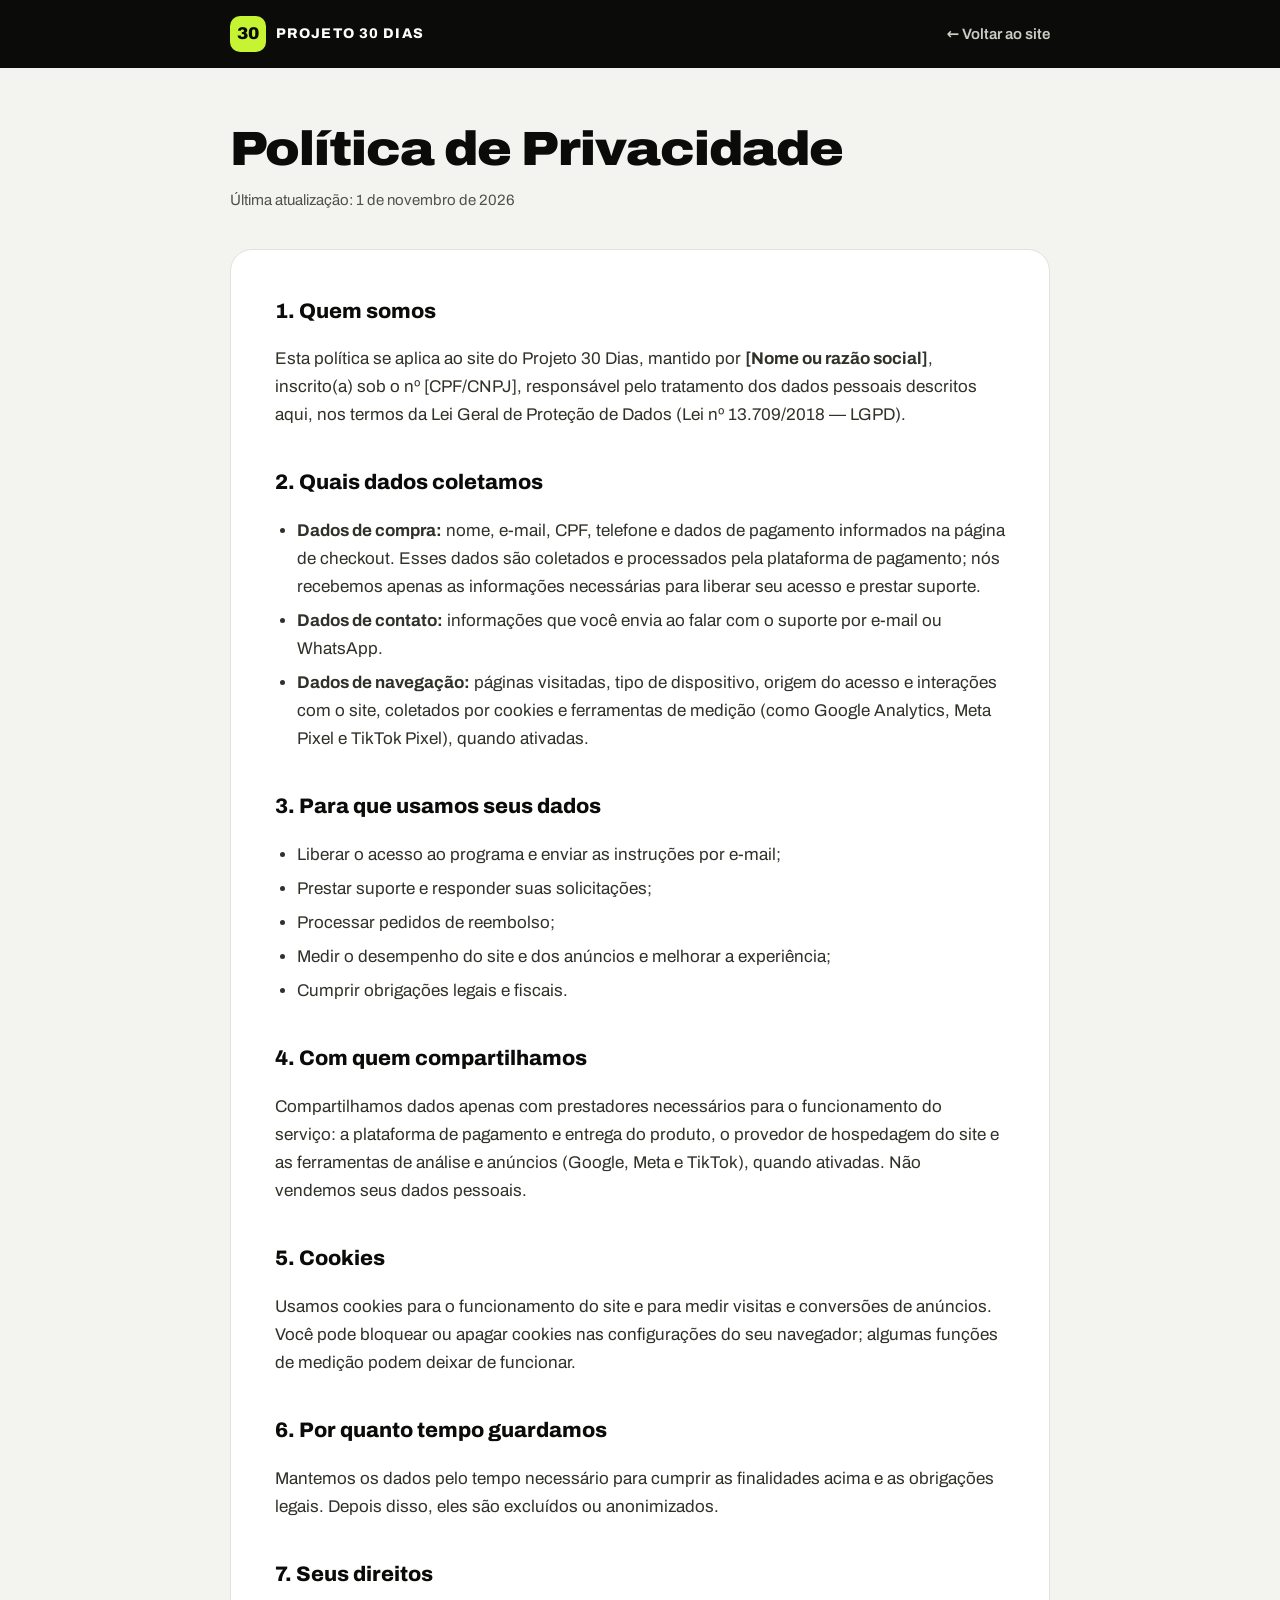
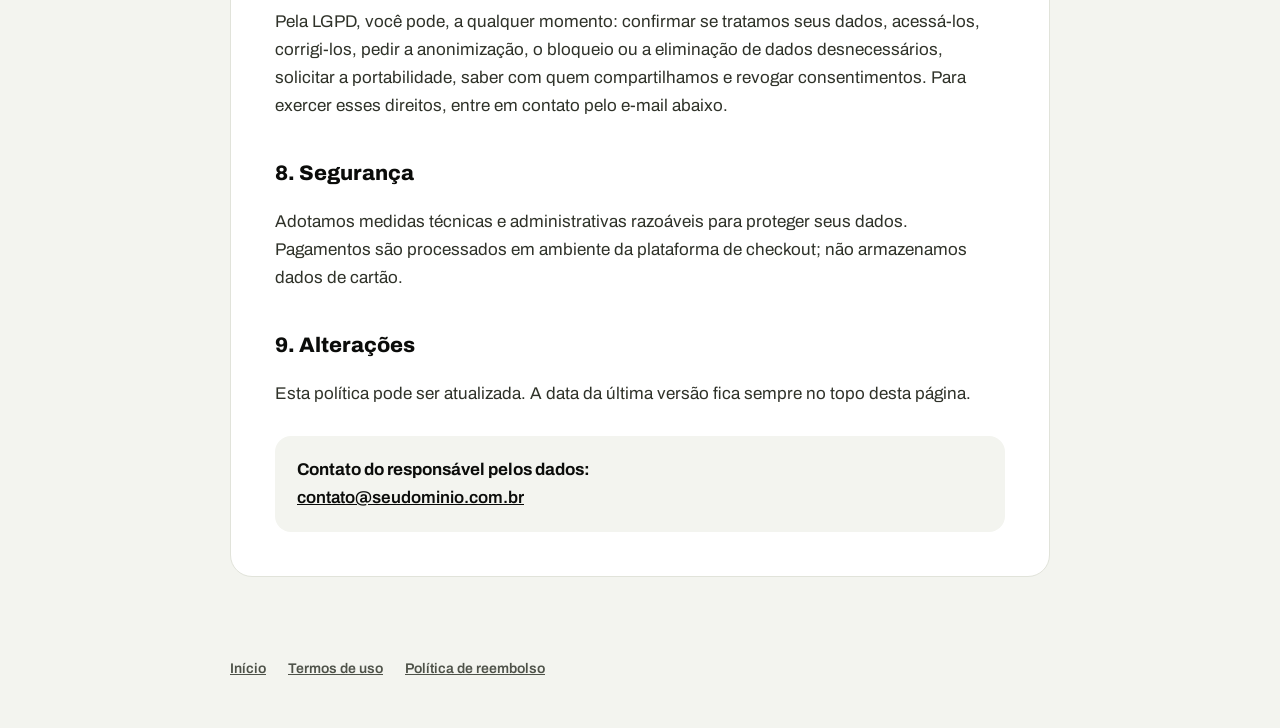
<file: privacidade.html>
<!doctype html>
<html lang="pt-BR">
<head>
<meta charset="utf-8">
<meta name="viewport" content="width=device-width, initial-scale=1">
<title>Política de Privacidade — Projeto 30 Dias</title>
<meta name="description" content="Como o Projeto 30 Dias coleta, usa e protege seus dados pessoais, de acordo com a LGPD.">
<meta name="robots" content="index, follow">
<link rel="icon" href="assets/img/favicon.svg" type="image/svg+xml">
<link rel="stylesheet" href="assets/css/legal.css">
<!-- MODELO: revise com um profissional jurídico e ajuste às ferramentas que você realmente usa. -->
</head>
<body>
<header class="top"><div class="top__in">
  <a class="logo" href="index.html"><b>30</b><span>PROJETO 30 DIAS</span></a>
  <a class="back" href="index.html">← Voltar ao site</a>
</div></header>

<main>
  <h1>Política de Privacidade</h1>
  <p class="updated">Última atualização: 1 de novembro de 2026</p>

  <div class="card">
    <h2>1. Quem somos</h2>
    <p>Esta política se aplica ao site do Projeto 30 Dias, mantido por <strong data-company>[Nome ou razão social]</strong>, inscrito(a) sob o nº <span data-doc>[CPF/CNPJ]</span>, responsável pelo tratamento dos dados pessoais descritos aqui, nos termos da Lei Geral de Proteção de Dados (Lei nº 13.709/2018 — LGPD).</p>

    <h2>2. Quais dados coletamos</h2>
    <ul>
      <li><strong>Dados de compra:</strong> nome, e-mail, CPF, telefone e dados de pagamento informados na página de checkout. Esses dados são coletados e processados pela plataforma de pagamento; nós recebemos apenas as informações necessárias para liberar seu acesso e prestar suporte.</li>
      <li><strong>Dados de contato:</strong> informações que você envia ao falar com o suporte por e-mail ou WhatsApp.</li>
      <li><strong>Dados de navegação:</strong> páginas visitadas, tipo de dispositivo, origem do acesso e interações com o site, coletados por cookies e ferramentas de medição (como Google Analytics, Meta Pixel e TikTok Pixel), quando ativadas.</li>
    </ul>

    <h2>3. Para que usamos seus dados</h2>
    <ul>
      <li>Liberar o acesso ao programa e enviar as instruções por e-mail;</li>
      <li>Prestar suporte e responder suas solicitações;</li>
      <li>Processar pedidos de reembolso;</li>
      <li>Medir o desempenho do site e dos anúncios e melhorar a experiência;</li>
      <li>Cumprir obrigações legais e fiscais.</li>
    </ul>

    <h2>4. Com quem compartilhamos</h2>
    <p>Compartilhamos dados apenas com prestadores necessários para o funcionamento do serviço: a plataforma de pagamento e entrega do produto, o provedor de hospedagem do site e as ferramentas de análise e anúncios (Google, Meta e TikTok), quando ativadas. Não vendemos seus dados pessoais.</p>

    <h2>5. Cookies</h2>
    <p>Usamos cookies para o funcionamento do site e para medir visitas e conversões de anúncios. Você pode bloquear ou apagar cookies nas configurações do seu navegador; algumas funções de medição podem deixar de funcionar.</p>

    <h2>6. Por quanto tempo guardamos</h2>
    <p>Mantemos os dados pelo tempo necessário para cumprir as finalidades acima e as obrigações legais. Depois disso, eles são excluídos ou anonimizados.</p>

    <h2>7. Seus direitos</h2>
    <p>Pela LGPD, você pode, a qualquer momento: confirmar se tratamos seus dados, acessá-los, corrigi-los, pedir a anonimização, o bloqueio ou a eliminação de dados desnecessários, solicitar a portabilidade, saber com quem compartilhamos e revogar consentimentos. Para exercer esses direitos, entre em contato pelo e-mail abaixo.</p>

    <h2>8. Segurança</h2>
    <p>Adotamos medidas técnicas e administrativas razoáveis para proteger seus dados. Pagamentos são processados em ambiente da plataforma de checkout; não armazenamos dados de cartão.</p>

    <h2>9. Alterações</h2>
    <p>Esta política pode ser atualizada. A data da última versão fica sempre no topo desta página.</p>

    <div class="contact">
      <strong>Contato do responsável pelos dados:</strong><br>
      <a href="mailto:contato@seudominio.com.br" data-email-link data-email-text>contato@seudominio.com.br</a>
    </div>
  </div>
</main>

<footer>
  <a href="index.html">Início</a>
  <a href="termos.html">Termos de uso</a>
  <a href="reembolso.html">Política de reembolso</a>
</footer>
<script src="assets/js/config.js"></script>
<script src="assets/js/legal.js"></script>
</body>
</html>
</file>
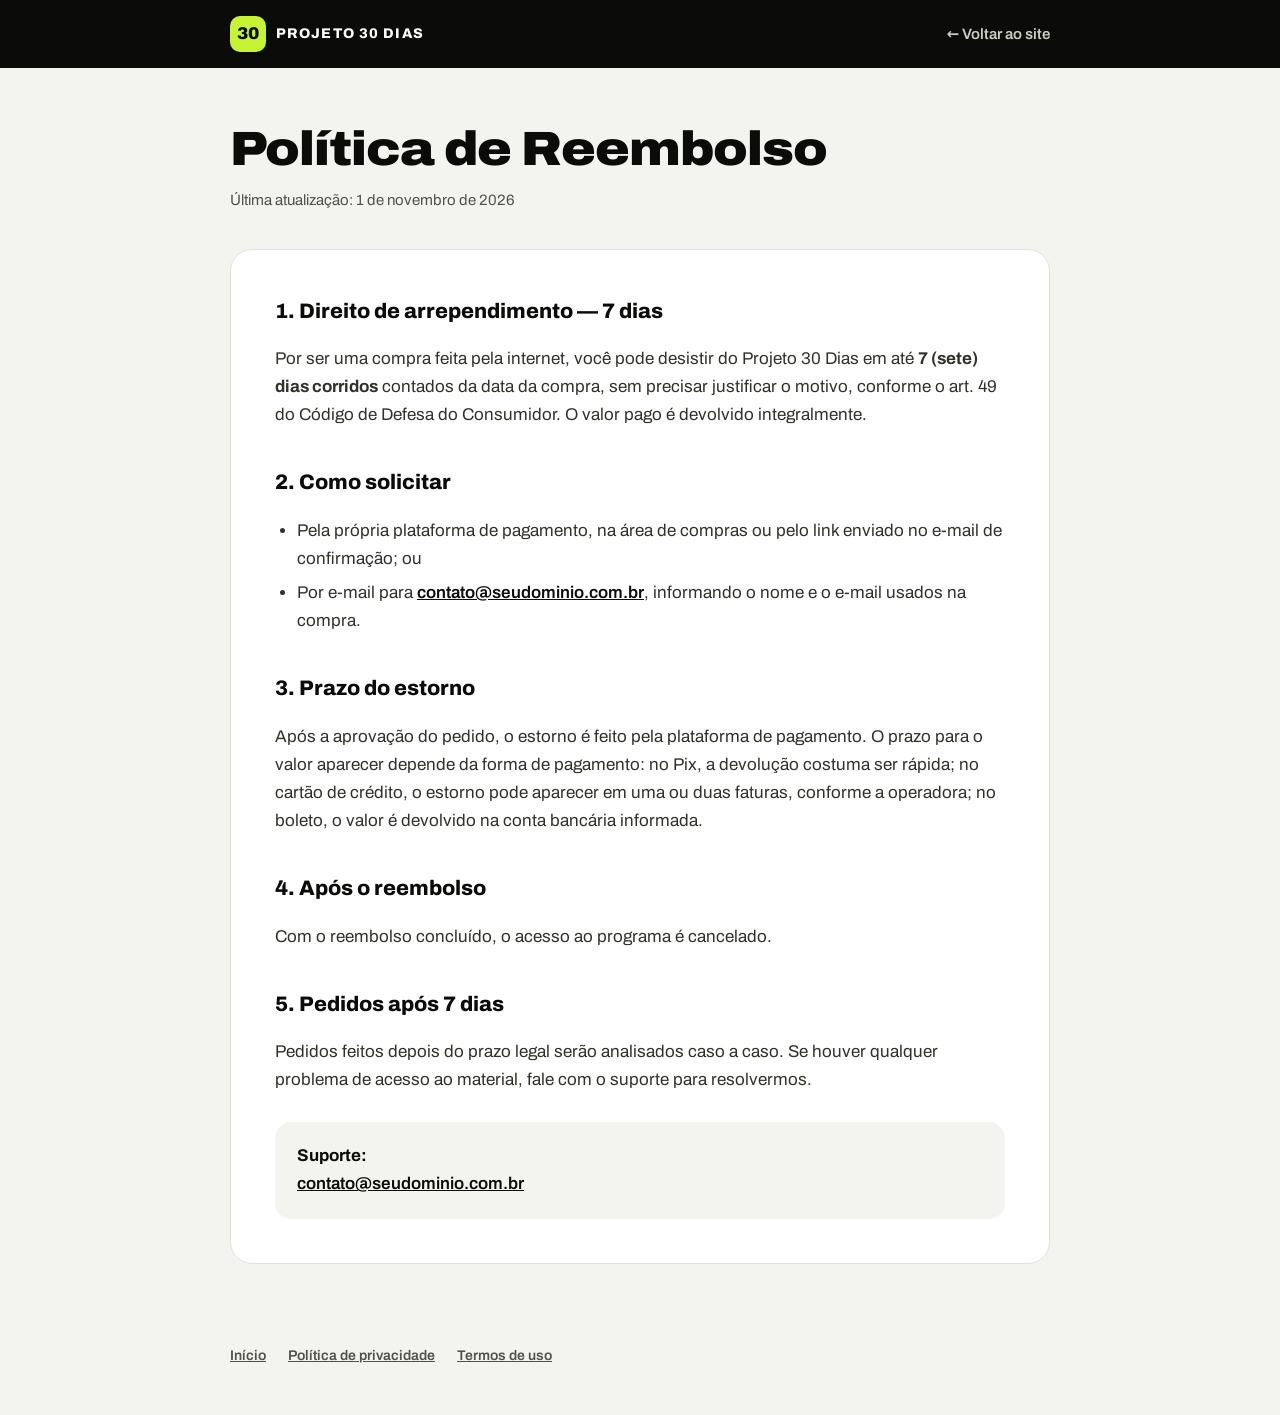
<file: reembolso.html>
<!doctype html>
<html lang="pt-BR">
<head>
<meta charset="utf-8">
<meta name="viewport" content="width=device-width, initial-scale=1">
<title>Política de Reembolso — Projeto 30 Dias</title>
<meta name="description" content="Como pedir o reembolso do Projeto 30 Dias em até 7 dias, conforme o Código de Defesa do Consumidor.">
<meta name="robots" content="index, follow">
<link rel="icon" href="assets/img/favicon.svg" type="image/svg+xml">
<link rel="stylesheet" href="assets/css/legal.css">
<!-- MODELO: confira as regras da sua plataforma de checkout e revise com um profissional jurídico. -->
</head>
<body>
<header class="top"><div class="top__in">
  <a class="logo" href="index.html"><b>30</b><span>PROJETO 30 DIAS</span></a>
  <a class="back" href="index.html">← Voltar ao site</a>
</div></header>

<main>
  <h1>Política de Reembolso</h1>
  <p class="updated">Última atualização: 1 de novembro de 2026</p>

  <div class="card">
    <h2>1. Direito de arrependimento — 7 dias</h2>
    <p>Por ser uma compra feita pela internet, você pode desistir do Projeto 30 Dias em até <strong>7 (sete) dias corridos</strong> contados da data da compra, sem precisar justificar o motivo, conforme o art. 49 do Código de Defesa do Consumidor. O valor pago é devolvido integralmente.</p>

    <h2>2. Como solicitar</h2>
    <ul>
      <li>Pela própria plataforma de pagamento, na área de compras ou pelo link enviado no e-mail de confirmação; ou</li>
      <li>Por e-mail para <a href="mailto:contato@seudominio.com.br" data-email-link data-email-text>contato@seudominio.com.br</a>, informando o nome e o e-mail usados na compra.</li>
    </ul>

    <h2>3. Prazo do estorno</h2>
    <p>Após a aprovação do pedido, o estorno é feito pela plataforma de pagamento. O prazo para o valor aparecer depende da forma de pagamento: no Pix, a devolução costuma ser rápida; no cartão de crédito, o estorno pode aparecer em uma ou duas faturas, conforme a operadora; no boleto, o valor é devolvido na conta bancária informada.</p>

    <h2>4. Após o reembolso</h2>
    <p>Com o reembolso concluído, o acesso ao programa é cancelado.</p>

    <h2>5. Pedidos após 7 dias</h2>
    <p>Pedidos feitos depois do prazo legal serão analisados caso a caso. Se houver qualquer problema de acesso ao material, fale com o suporte para resolvermos.</p>

    <div class="contact">
      <strong>Suporte:</strong><br>
      <a href="mailto:contato@seudominio.com.br" data-email-link data-email-text>contato@seudominio.com.br</a>
    </div>
  </div>
</main>

<footer>
  <a href="index.html">Início</a>
  <a href="privacidade.html">Política de privacidade</a>
  <a href="termos.html">Termos de uso</a>
</footer>
<script src="assets/js/config.js"></script>
<script src="assets/js/legal.js"></script>
</body>
</html>
</file>
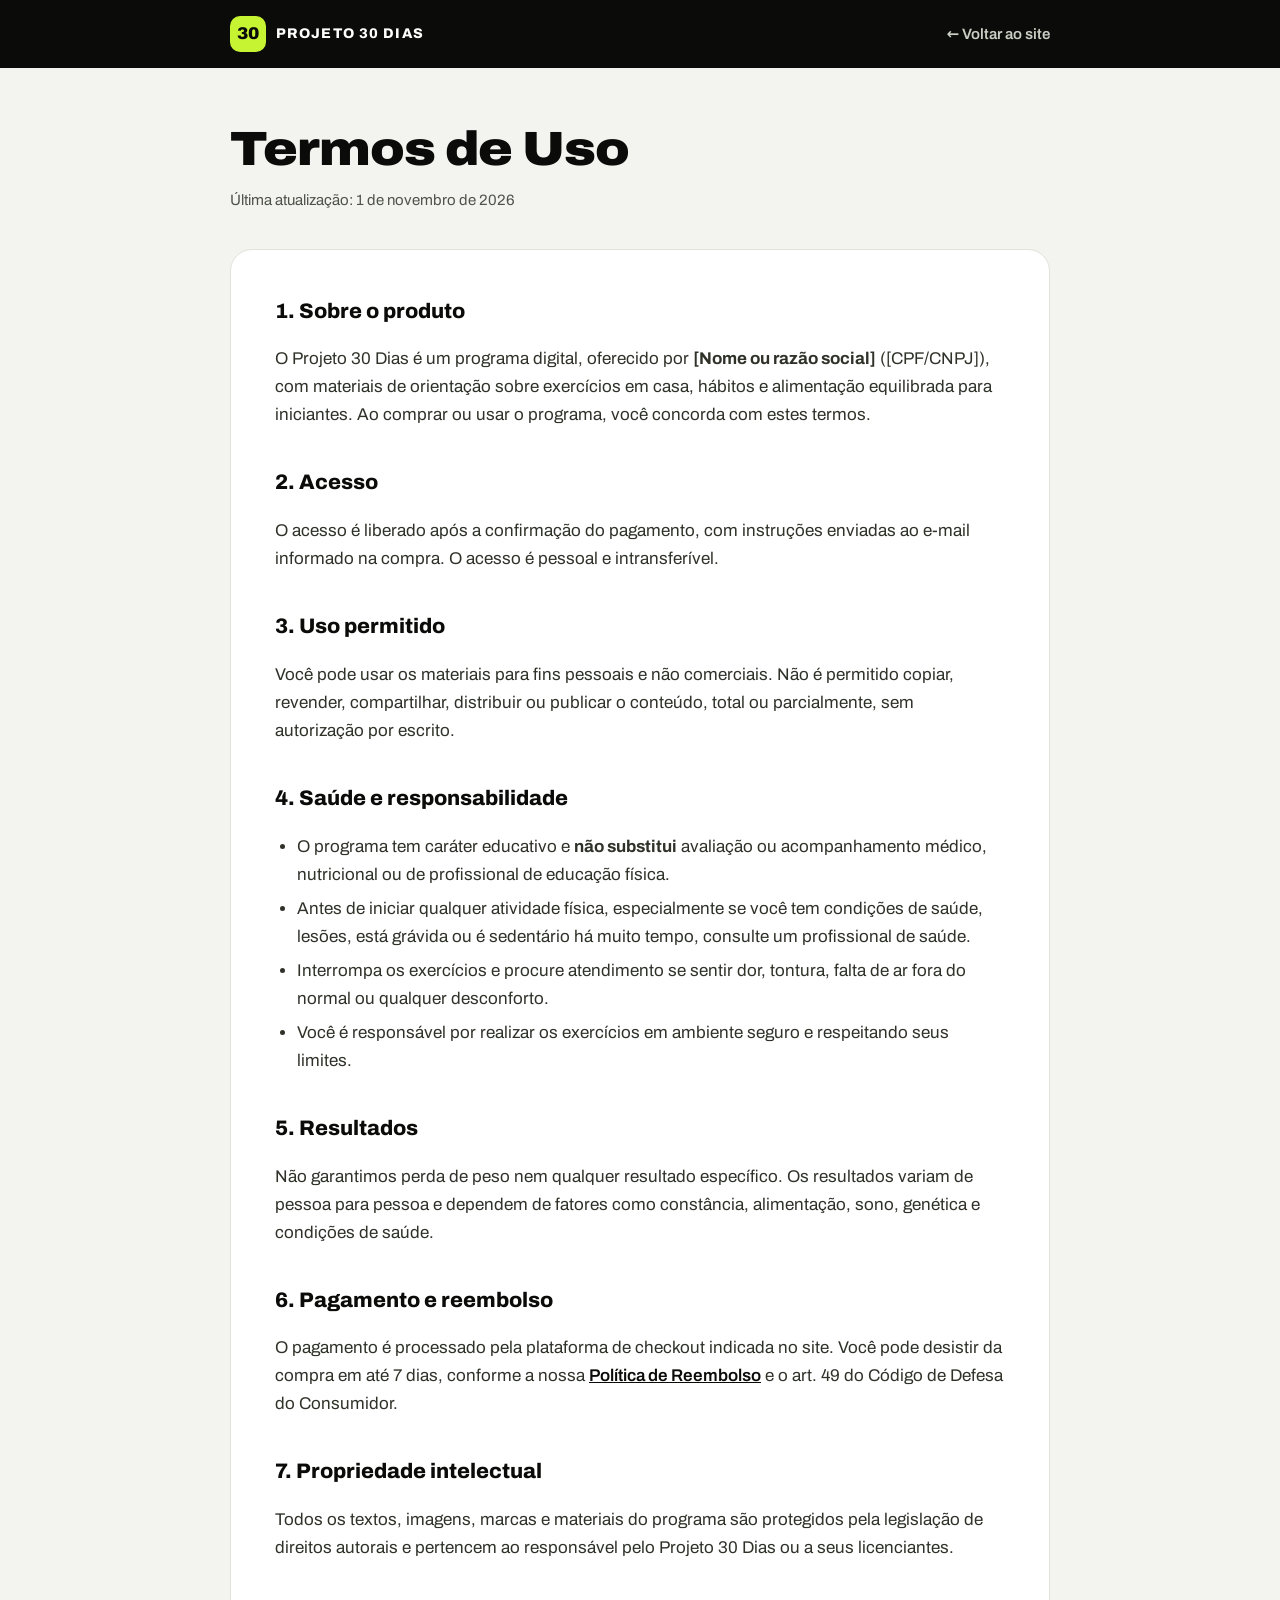
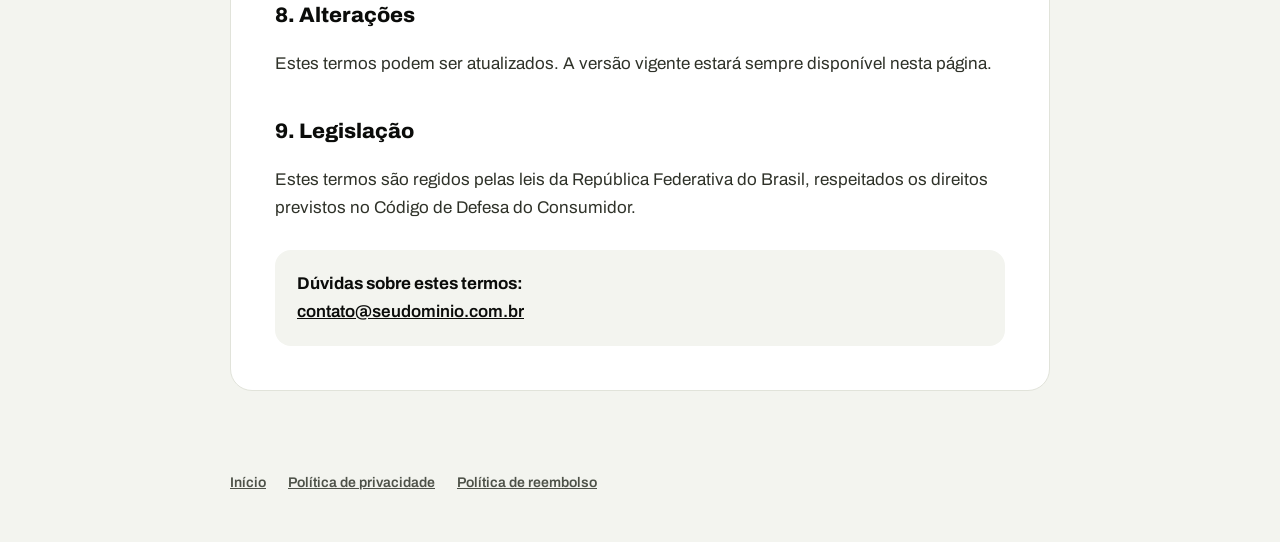
<file: termos.html>
<!doctype html>
<html lang="pt-BR">
<head>
<meta charset="utf-8">
<meta name="viewport" content="width=device-width, initial-scale=1">
<title>Termos de Uso — Projeto 30 Dias</title>
<meta name="description" content="Termos de uso do site e do programa digital Projeto 30 Dias.">
<meta name="robots" content="index, follow">
<link rel="icon" href="assets/img/favicon.svg" type="image/svg+xml">
<link rel="stylesheet" href="assets/css/legal.css">
<!-- MODELO: revise com um profissional jurídico antes de publicar. -->
</head>
<body>
<header class="top"><div class="top__in">
  <a class="logo" href="index.html"><b>30</b><span>PROJETO 30 DIAS</span></a>
  <a class="back" href="index.html">← Voltar ao site</a>
</div></header>

<main>
  <h1>Termos de Uso</h1>
  <p class="updated">Última atualização: 1 de novembro de 2026</p>

  <div class="card">
    <h2>1. Sobre o produto</h2>
    <p>O Projeto 30 Dias é um programa digital, oferecido por <strong data-company>[Nome ou razão social]</strong> (<span data-doc>[CPF/CNPJ]</span>), com materiais de orientação sobre exercícios em casa, hábitos e alimentação equilibrada para iniciantes. Ao comprar ou usar o programa, você concorda com estes termos.</p>

    <h2>2. Acesso</h2>
    <p>O acesso é liberado após a confirmação do pagamento, com instruções enviadas ao e-mail informado na compra. O acesso é pessoal e intransferível.</p>

    <h2>3. Uso permitido</h2>
    <p>Você pode usar os materiais para fins pessoais e não comerciais. Não é permitido copiar, revender, compartilhar, distribuir ou publicar o conteúdo, total ou parcialmente, sem autorização por escrito.</p>

    <h2>4. Saúde e responsabilidade</h2>
    <ul>
      <li>O programa tem caráter educativo e <strong>não substitui</strong> avaliação ou acompanhamento médico, nutricional ou de profissional de educação física.</li>
      <li>Antes de iniciar qualquer atividade física, especialmente se você tem condições de saúde, lesões, está grávida ou é sedentário há muito tempo, consulte um profissional de saúde.</li>
      <li>Interrompa os exercícios e procure atendimento se sentir dor, tontura, falta de ar fora do normal ou qualquer desconforto.</li>
      <li>Você é responsável por realizar os exercícios em ambiente seguro e respeitando seus limites.</li>
    </ul>

    <h2>5. Resultados</h2>
    <p>Não garantimos perda de peso nem qualquer resultado específico. Os resultados variam de pessoa para pessoa e dependem de fatores como constância, alimentação, sono, genética e condições de saúde.</p>

    <h2>6. Pagamento e reembolso</h2>
    <p>O pagamento é processado pela plataforma de checkout indicada no site. Você pode desistir da compra em até 7 dias, conforme a nossa <a href="reembolso.html">Política de Reembolso</a> e o art. 49 do Código de Defesa do Consumidor.</p>

    <h2>7. Propriedade intelectual</h2>
    <p>Todos os textos, imagens, marcas e materiais do programa são protegidos pela legislação de direitos autorais e pertencem ao responsável pelo Projeto 30 Dias ou a seus licenciantes.</p>

    <h2>8. Alterações</h2>
    <p>Estes termos podem ser atualizados. A versão vigente estará sempre disponível nesta página.</p>

    <h2>9. Legislação</h2>
    <p>Estes termos são regidos pelas leis da República Federativa do Brasil, respeitados os direitos previstos no Código de Defesa do Consumidor.</p>

    <div class="contact">
      <strong>Dúvidas sobre estes termos:</strong><br>
      <a href="mailto:contato@seudominio.com.br" data-email-link data-email-text>contato@seudominio.com.br</a>
    </div>
  </div>
</main>

<footer>
  <a href="index.html">Início</a>
  <a href="privacidade.html">Política de privacidade</a>
  <a href="reembolso.html">Política de reembolso</a>
</footer>
<script src="assets/js/config.js"></script>
<script src="assets/js/legal.js"></script>
</body>
</html>
</file>
<file: assets/css/legal.css>
@font-face{font-family:'Archivo';src:url('../fonts/archivo-var.woff2') format('woff2');font-weight:100 900;font-stretch:62% 125%;font-display:swap}
:root{--accent:#C6F432;--ink:#0B0C0A;--muted:#4E5249;--line:#E1E3DA;--light:#F3F4EF}
*,*::before,*::after{box-sizing:border-box}
body{margin:0;background:var(--light);color:var(--ink);font-family:'Archivo',system-ui,-apple-system,sans-serif;font-size:17px;line-height:1.65;-webkit-font-smoothing:antialiased}
a{color:var(--ink);font-weight:600}
a:focus-visible{outline:3px solid var(--ink);outline-offset:3px}
.top{background:var(--ink);color:#fff}
.top__in{max-width:860px;margin:0 auto;padding:16px 20px;display:flex;justify-content:space-between;align-items:center;gap:16px}
.logo{display:flex;align-items:center;gap:10px;color:#fff;text-decoration:none}
.logo b{display:inline-flex;align-items:center;justify-content:center;width:36px;height:36px;border-radius:10px;background:var(--accent);color:var(--ink);font-weight:900}
.logo span{font-weight:800;font-size:14px;letter-spacing:.08em}
.back{color:#C9CDC2;font-size:15px;font-weight:600;text-decoration:none}
.back:hover{color:var(--accent)}
main{max-width:860px;margin:0 auto;padding:56px 20px 80px}
h1{margin:0;font-size:clamp(32px,5vw,48px);line-height:1.08;font-weight:900;font-stretch:110%;letter-spacing:-.02em}
.updated{margin:12px 0 0;color:var(--muted);font-size:15px}
.card{margin-top:36px;background:#fff;border:1px solid var(--line);border-radius:22px;padding:clamp(24px,4vw,44px)}
h2{margin:36px 0 10px;font-size:21px;font-weight:800}
h2:first-child{margin-top:0}
p,li{color:#2F3229}
ul{padding-left:22px}
li+li{margin-top:6px}
.contact{margin-top:28px;padding:20px 22px;border-radius:16px;background:var(--light)}
footer{max-width:860px;margin:0 auto;padding:0 20px 48px;font-size:14px;color:var(--muted);display:flex;flex-wrap:wrap;gap:8px 22px}
footer a{color:var(--muted)}
</file>
